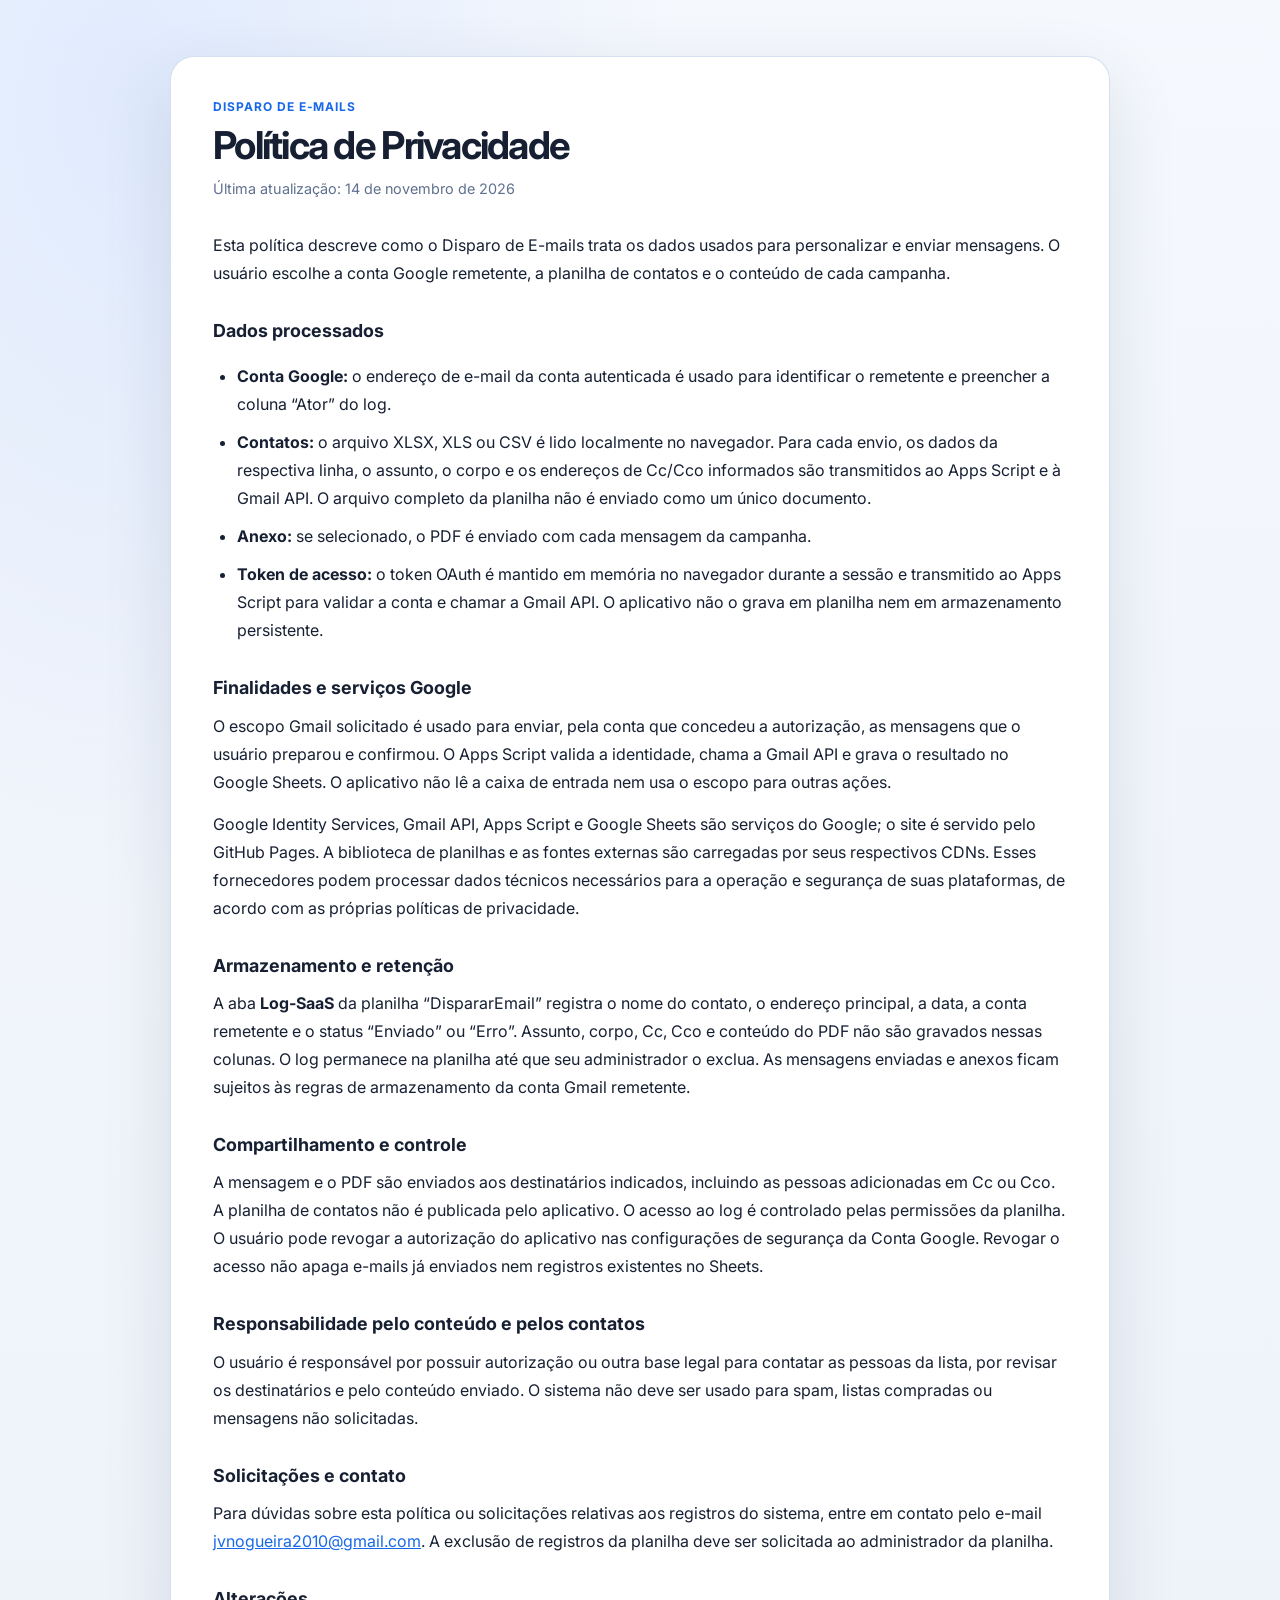
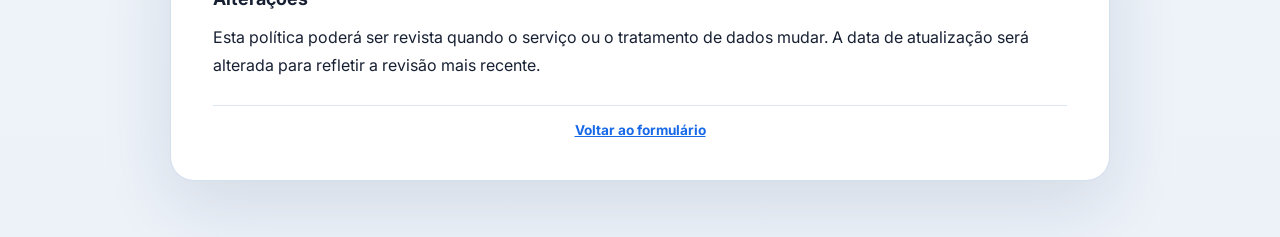
<file: privacidade.html>
<!DOCTYPE html>
<html lang="pt-BR">
  <head>
    <meta charset="UTF-8" />
    <meta name="viewport" content="width=device-width, initial-scale=1.0" />
    <meta name="description" content="Política de Privacidade do Disparo de E-mails." />
    <title>Política de Privacidade | Disparo de E-mails</title>
    <link rel="preconnect" href="https://fonts.googleapis.com" />
    <link rel="preconnect" href="https://fonts.gstatic.com" crossorigin />
    <link href="https://fonts.googleapis.com/css2?family=Inter:wght@400;500;600;700&display=swap" rel="stylesheet" />
    <link rel="stylesheet" href="styles.css?v=3" />
  </head>
  <body>
    <main class="container">
      <article class="card privacy-card">
        <header class="header">
          <p class="eyebrow">Disparo de E-mails</p>
          <h1>Política de Privacidade</h1>
          <p class="privacy-updated">Última atualização: 14 de novembro de 2026</p>
        </header>

        <div class="privacy-content">
          <p>
            Esta política descreve como o Disparo de E-mails trata os dados usados para
            personalizar e enviar mensagens. O usuário escolhe a conta Google remetente,
            a planilha de contatos e o conteúdo de cada campanha.
          </p>

          <h2>Dados processados</h2>
          <ul>
            <li>
              <strong>Conta Google:</strong> o endereço de e-mail da conta autenticada
              é usado para identificar o remetente e preencher a coluna “Ator” do log.
            </li>
            <li>
              <strong>Contatos:</strong> o arquivo XLSX, XLS ou CSV é lido localmente
              no navegador. Para cada envio, os dados da respectiva linha, o assunto,
              o corpo e os endereços de Cc/Cco informados são transmitidos ao Apps Script
              e à Gmail API. O arquivo completo da planilha não é enviado como um único
              documento.
            </li>
            <li>
              <strong>Anexo:</strong> se selecionado, o PDF é enviado com cada mensagem
              da campanha.
            </li>
            <li>
              <strong>Token de acesso:</strong> o token OAuth é mantido em memória no
              navegador durante a sessão e transmitido ao Apps Script para validar a
              conta e chamar a Gmail API. O aplicativo não o grava em planilha nem em
              armazenamento persistente.
            </li>
          </ul>

          <h2>Finalidades e serviços Google</h2>
          <p>
            O escopo Gmail solicitado é usado para enviar, pela conta que concedeu a
            autorização, as mensagens que o usuário preparou e confirmou. O Apps Script
            valida a identidade, chama a Gmail API e grava o resultado no Google Sheets.
            O aplicativo não lê a caixa de entrada nem usa o escopo para outras ações.
          </p>
          <p>
            Google Identity Services, Gmail API, Apps Script e Google Sheets são
            serviços do Google; o site é servido pelo GitHub Pages. A biblioteca de
            planilhas e as fontes externas são carregadas por seus respectivos CDNs.
            Esses fornecedores podem processar dados técnicos necessários para a
            operação e segurança de suas plataformas, de acordo com as próprias
            políticas de privacidade.
          </p>

          <h2>Armazenamento e retenção</h2>
          <p>
            A aba <strong>Log-SaaS</strong> da planilha “DispararEmail” registra o nome do
            contato, o endereço principal, a data, a conta remetente e o status
            “Enviado” ou “Erro”. Assunto, corpo, Cc, Cco e conteúdo do PDF não são
            gravados nessas colunas. O log permanece na planilha até que seu
            administrador o exclua. As mensagens enviadas e anexos ficam sujeitos às
            regras de armazenamento da conta Gmail remetente.
          </p>

          <h2>Compartilhamento e controle</h2>
          <p>
            A mensagem e o PDF são enviados aos destinatários indicados, incluindo as
            pessoas adicionadas em Cc ou Cco. A planilha de contatos não é publicada
            pelo aplicativo. O acesso ao log é controlado pelas permissões da planilha.
            O usuário pode revogar a autorização do aplicativo nas configurações de
            segurança da Conta Google. Revogar o acesso não apaga e-mails já enviados
            nem registros existentes no Sheets.
          </p>

          <h2>Responsabilidade pelo conteúdo e pelos contatos</h2>
          <p>
            O usuário é responsável por possuir autorização ou outra base legal para
            contatar as pessoas da lista, por revisar os destinatários e pelo conteúdo
            enviado. O sistema não deve ser usado para spam, listas compradas ou
            mensagens não solicitadas.
          </p>

          <h2>Solicitações e contato</h2>
          <p>
            Para dúvidas sobre esta política ou solicitações relativas aos registros
            do sistema, entre em contato pelo e-mail
            <a href="mailto:jvnogueira2010@gmail.com">jvnogueira2010@gmail.com</a>.
            A exclusão de registros da planilha deve ser solicitada ao administrador
            da planilha.
          </p>

          <h2>Alterações</h2>
          <p>
            Esta política poderá ser revista quando o serviço ou o tratamento de dados
            mudar. A data de atualização será alterada para refletir a revisão mais
            recente.
          </p>
        </div>

        <footer class="site-footer">
          <a href="./">Voltar ao formulário</a>
        </footer>
      </article>
    </main>
  </body>
</html>
</file>
<file: styles.css>
:root {
  color-scheme: light;
  --bg: #f2f5fb;
  --card: #fff;
  --border: #dfe6f4;
  --text: #172033;
  --muted: #60708f;
  --primary: #1f6feb;
  --primary-dark: #1859c7;
  --success: #14805b;
  --danger: #c43e49;
  --shadow: 0 20px 45px rgba(17, 24, 39, 0.08);
}

* { box-sizing: border-box; }

body {
  min-width: 320px;
  min-height: 100vh;
  margin: 0;
  background: linear-gradient(180deg, #edf3ff 0%, var(--bg) 100%);
  color: var(--text);
  font-family: Inter, sans-serif;
}

[hidden] { display: none !important; }

.container {
  display: grid;
  min-height: 100vh;
  place-items: center;
  padding: 32px 20px;
}

.card {
  width: min(100%, 900px);
  padding: 32px;
  border: 1px solid var(--border);
  border-radius: 20px;
  background: var(--card);
  box-shadow: var(--shadow);
}

.auth-panel {
  display: flex;
  align-items: center;
  justify-content: space-between;
  gap: 16px;
  margin-bottom: 30px;
  padding: 16px 18px;
  border: 1px solid var(--border);
  border-radius: 14px;
  background: #f9fbff;
}

.auth-details { display: grid; gap: 5px; }
.auth-details strong { font-size: .95rem; }
.auth-details span, .intro, .help-text { color: var(--muted); }
.auth-details span { font-size: .88rem; }
.auth-actions { display: flex; align-items: center; gap: 10px; }

.header { margin-bottom: 30px; }
.eyebrow {
  margin: 0 0 8px;
  color: var(--primary);
  font-size: .75rem;
  font-weight: 700;
  letter-spacing: .08em;
  text-transform: uppercase;
}

h1 { margin: 0; font-size: clamp(1.8rem, 3vw, 2.5rem); }
.intro { margin: 10px 0 0; }

form { display: grid; gap: 26px; }
.field-group { display: grid; gap: 14px; }
.field-group h2 { margin: 0; font-size: 1.08rem; }

label { display: grid; gap: 9px; font-weight: 600; }
label > span { font-size: .95rem; }

input[type="text"], input:not([type]), textarea {
  width: 100%;
  padding: 13px 15px;
  border: 1px solid var(--border);
  border-radius: 11px;
  background: #f9fbff;
  color: var(--text);
  font: inherit;
  transition: border-color .2s ease, box-shadow .2s ease;
}

textarea { min-height: 190px; resize: vertical; line-height: 1.6; }
input:focus, textarea:focus { outline: none; border-color: var(--primary); box-shadow: 0 0 0 4px rgba(31, 111, 235, .12); }

.upload-box {
  display: grid;
  justify-items: center;
  gap: 8px;
  padding: 28px 18px;
  border: 1.5px dashed #9fb6da;
  border-radius: 14px;
  background: #f7faff;
  color: var(--text);
  text-align: center;
  cursor: pointer;
  transition: border-color .2s ease, background .2s ease;
}

.upload-box:hover { border-color: var(--primary); background: #eff5ff; }
.upload-box > span:not(.upload-icon):not(.file-name) { color: var(--muted); font-size: .88rem; font-weight: 400; }
.upload-icon {
  display: grid;
  width: 38px;
  height: 38px;
  place-items: center;
  border-radius: 50%;
  background: #e4edff;
  color: var(--primary);
  font-size: 1.4rem;
}
.file-name { color: var(--primary); font-size: .88rem; overflow-wrap: anywhere; }
.help-text { margin: 0; font-size: .85rem; font-weight: 400; line-height: 1.5; }

.contacts-summary {
  padding: 12px 14px;
  border: 1px solid var(--border);
  border-radius: 10px;
  background: #f9fbff;
  font-size: .92rem;
  font-weight: 600;
}

.table-wrap { overflow-x: auto; }
table { width: 100%; border-collapse: collapse; font-size: .9rem; }
th, td { padding: 10px 12px; border-bottom: 1px solid var(--border); text-align: left; }
th { background: #f4f7fc; color: var(--muted); font-size: .8rem; }
td { overflow-wrap: anywhere; }
.table-wrap .help-text { margin-top: 8px; }

.attachment-selected { display: flex; align-items: center; justify-content: space-between; gap: 12px; margin-top: 10px; padding: 8px 10px 8px 12px; border: 1px solid var(--border); border-radius: 10px; background: #f9fbff; }
.attachment-selected[hidden] { display: none; }
.attachment-name { min-width: 0; color: var(--text); font-size: .88rem; overflow-wrap: anywhere; }
.remove-attachment { flex: 0 0 auto; width: 34px; height: 34px; padding: 0; border-radius: 50%; background: #fcebed; color: var(--danger); font-size: 1.35rem; line-height: 1; }
.remove-attachment:hover:not(:disabled) { background: #f8d9dd; }

.progress-panel {
  display: grid;
  gap: 12px;
  padding: 16px;
  border: 1px solid var(--border);
  border-radius: 13px;
  background: #f9fbff;
}
.progress-heading { display: flex; justify-content: space-between; gap: 12px; }
.progress-heading span { color: var(--muted); font-variant-numeric: tabular-nums; }
progress { width: 100%; height: 12px; overflow: hidden; border: 0; border-radius: 99px; appearance: none; }
progress::-webkit-progress-bar { border-radius: 99px; background: #e3eaf5; }
progress::-webkit-progress-value { border-radius: 99px; background: var(--primary); transition: width .2s ease; }
progress::-moz-progress-bar { border-radius: 99px; background: var(--primary); }

.actions { display: flex; align-items: center; justify-content: space-between; gap: 12px; flex-wrap: wrap; }
button {
  padding: 12px 18px;
  border: 0;
  border-radius: 11px;
  font: inherit;
  font-weight: 700;
  cursor: pointer;
  transition: background .2s ease, transform .15s ease, opacity .2s ease;
}
button:hover:not(:disabled) { transform: translateY(-1px); }
button:disabled { cursor: not-allowed; opacity: .55; }
button.primary { background: var(--primary); color: #fff; }
button.primary:hover:not(:disabled) { background: var(--primary-dark); }
button.secondary { background: #eaf1ff; color: var(--primary); }
button.secondary:hover:not(:disabled) { background: #dbe8fe; }
.google-button { border: 1px solid var(--border); background: #fff; color: var(--text); }
.google-button:hover { background: #f1f5fb; }

.status { display: none; margin-top: 18px; padding: 12px 14px; border-radius: 10px; font-weight: 600; line-height: 1.5; }
.status.success { display: block; border: 1px solid rgba(20, 128, 91, .2); background: rgba(20, 128, 91, .08); color: var(--success); }
.status.error { display: block; border: 1px solid rgba(196, 62, 73, .2); background: rgba(196, 62, 73, .08); color: var(--danger); }
.site-footer { margin-top: 26px; padding-top: 16px; border-top: 1px solid var(--border); color: var(--muted); font-size: .85rem; text-align: center; }
.visually-hidden { position: absolute; width: 1px; height: 1px; padding: 0; margin: -1px; overflow: hidden; clip: rect(0, 0, 0, 0); white-space: nowrap; border: 0; }

@media (max-width: 640px) {
  .container { padding: 16px 12px; }
  .card { padding: 22px 18px; border-radius: 16px; }
  .auth-panel { align-items: flex-start; flex-direction: column; }
  .actions { align-items: stretch; flex-direction: column-reverse; }
  .actions button { width: 100%; }
}

/* Polimento da interface, prévia, tags e notificações do lote. */
:root {
  --bg: #eef3fb;
  --border: #dce5f2;
  --primary: #1769e8;
  --primary-dark: #1056c4;
  --shadow: 0 24px 70px rgba(27, 49, 82, .12);
}

body {
  background:
    radial-gradient(ellipse at 10% 5%, rgba(83, 145, 255, .13), transparent 34rem),
    linear-gradient(180deg, #f5f8fd 0%, #edf2f9 100%);
}

.card {
  width: min(100%, 940px);
  border-color: rgba(209, 221, 238, .9);
  border-radius: 24px;
  padding: clamp(22px, 4vw, 42px);
}

.auth-panel {
  border-color: #e3eaf4;
  background: linear-gradient(120deg, #f8fbff, #f5f8fd);
}

.header { margin-bottom: 34px; }
h1 { letter-spacing: -.045em; }
.intro { max-width: 680px; line-height: 1.65; }

form { gap: 22px; }
.field-group {
  gap: 16px;
  padding: 22px;
  border: 1px solid #e8edf5;
  border-radius: 16px;
  background: #fff;
}
.field-group h2 { letter-spacing: -.02em; }
label > span { font-size: .9rem; }

input[type="text"], input:not([type]), textarea {
  border-color: #dce4ef;
  background: #fbfcfe;
}
textarea { min-height: 260px; }

.upload-box {
  min-height: 150px;
  border-color: #b7c9e5;
  background: linear-gradient(135deg, #f7faff, #fbfdff);
}

.contacts-summary { border-color: #e2e9f3; background: #f8fafd; }
.progress-panel { border-color: #dfe8f5; }
.progress-panel:not([hidden]) { animation: rise-in .25s ease both; }
.actions-right { display: flex; justify-content: flex-end; gap: 10px; flex-wrap: wrap; }
.actions { margin-top: 2px; }
button { letter-spacing: -.01em; }
button.primary { box-shadow: 0 7px 16px rgba(23, 105, 232, .18); }
button:focus-visible, a:focus-visible {
  outline: 3px solid rgba(23, 105, 232, .35);
  outline-offset: 3px;
}

.message-tools { display: flex; flex-wrap: wrap; gap: 10px; }
.text-button {
  justify-self: start;
  padding: 4px 0;
  background: transparent;
  color: var(--primary);
  font-size: .9rem;
}
.text-button:hover:not(:disabled) { transform: none; text-decoration: underline; }
.copies-panel, .tags-panel {
  display: grid;
  gap: 14px;
  padding: 16px;
  border: 1px solid var(--border);
  border-radius: 12px;
  background: #f8fafd;
}
.copies-panel[hidden], .tags-panel[hidden] { display: none; }
.tags-panel h3 { margin: 0; font-size: .95rem; }
.tags-list { display: grid; gap: 8px; margin: 0; padding: 0; list-style: none; }
.tags-list li { display: flex; flex-wrap: wrap; gap: 5px; line-height: 1.5; }
.tags-list code { color: #174e9c; font-weight: 700; }

.modal-overlay {
  position: fixed;
  z-index: 20;
  inset: 0;
  display: grid;
  place-items: center;
  padding: 18px;
  background: rgba(15, 27, 47, .55);
  backdrop-filter: blur(5px);
  opacity: 0;
  visibility: hidden;
  transition: opacity .2s ease, visibility .2s ease;
}
.modal-overlay.active { opacity: 1; visibility: visible; }
.modal-card {
  display: flex;
  width: min(100%, 720px);
  max-height: min(88vh, 850px);
  flex-direction: column;
  overflow: hidden;
  border: 1px solid rgba(255,255,255,.55);
  border-radius: 18px;
  background: #fff;
  box-shadow: 0 28px 80px rgba(0,0,0,.26);
  transform: translateY(10px) scale(.99);
  transition: transform .2s ease;
}
.modal-overlay.active .modal-card { transform: translateY(0) scale(1); }
.modal-header {
  display: flex;
  align-items: center;
  justify-content: space-between;
  gap: 16px;
  padding: 20px 24px;
  border-bottom: 1px solid var(--border);
}
.modal-header h2 { margin: 0; font-size: 1.2rem; }
.modal-header .eyebrow { margin-bottom: 4px; }
.modal-close-btn {
  padding: 3px 9px;
  background: transparent;
  color: var(--muted);
  font-size: 1.7rem;
}
.modal-email-meta {
  display: grid;
  gap: 9px;
  padding: 17px 24px;
  border-bottom: 1px solid var(--border);
  background: #f8fafd;
}
.meta-row { display: flex; gap: 8px; line-height: 1.5; }
.meta-label { width: 68px; flex: 0 0 68px; color: var(--muted); font-weight: 700; }
.meta-value { overflow-wrap: anywhere; }
.modal-email-body {
  min-height: 150px;
  padding: 24px;
  overflow: auto;
  color: var(--text);
  line-height: 1.7;
  white-space: pre-wrap;
}
.modal-actions {
  display: flex;
  justify-content: flex-end;
  gap: 10px;
  padding: 16px 24px;
  border-top: 1px solid var(--border);
  background: #fbfcfe;
}

.toast {
  position: fixed;
  z-index: 30;
  right: max(20px, env(safe-area-inset-right));
  bottom: max(20px, env(safe-area-inset-bottom));
  width: min(460px, calc(100vw - 32px));
  padding: 16px 18px;
  border: 1px solid #cfe7dc;
  border-radius: 14px;
  background: #f3fbf7;
  color: #176746;
  box-shadow: 0 16px 45px rgba(18, 38, 63, .18);
  font-size: .93rem;
  font-weight: 600;
  line-height: 1.55;
  animation: rise-in .22s ease both;
}
.toast.warning { border-color: #f2d9a1; background: #fff9eb; color: #80540a; }
.toast.error { border-color: #f0c4c7; background: #fff5f5; color: #a42e38; }
.site-footer {
  display: flex;
  justify-content: center;
  gap: 12px 20px;
  flex-wrap: wrap;
}
.site-footer a { color: var(--primary); font-weight: 700; }
.privacy-card { margin: 24px 0; }
.privacy-updated { margin-top: 12px; color: var(--muted); font-size: .9rem; }
.privacy-content { color: var(--text); line-height: 1.75; }
.privacy-content h2 { margin: 28px 0 8px; font-size: 1.12rem; }
.privacy-content p { margin: 0 0 14px; }
.privacy-content ul { padding-left: 24px; }
.privacy-content li { margin-bottom: 10px; }
.privacy-content a { color: var(--primary); }

@keyframes rise-in {
  from { opacity: 0; transform: translateY(7px); }
  to { opacity: 1; transform: translateY(0); }
}

@media (max-width: 640px) {
  .field-group { padding: 17px; }
  .actions-right { width: 100%; flex-direction: column; }
  .message-tools > button { flex: 1 1 100%; }
  .modal-actions { flex-direction: column-reverse; padding: 14px 18px; }
  .modal-actions button { width: 100%; }
  .modal-header, .modal-email-meta, .modal-email-body { padding-left: 18px; padding-right: 18px; }
}

.template-download {
  justify-self: start;
  min-height: 44px;
  display: inline-flex;
  align-items: center;
  color: var(--primary);
  font-size: .9rem;
  font-weight: 600;
  text-decoration: none;
}
.template-download:hover { text-decoration: underline; }
.contacts-summary-row {
  display: flex;
  align-items: center;
  gap: 12px;
}
.contacts-summary-row .contacts-summary { flex: 1; min-width: 0; }
.contacts-summary-row button { flex: 0 0 auto; min-height: 44px; }
.variable-chips {
  display: flex;
  flex-wrap: wrap;
  gap: 8px;
}
.variable-chip {
  min-height: 36px;
  padding: 7px 12px;
  border: 1px solid #d5e3fa;
  border-radius: 999px;
  background: #f1f6ff;
  color: #174e9c;
  font-size: .85rem;
  font-weight: 600;
}
.variable-chip:hover:not(:disabled) { background: #e4eeff; }
.attachment-upload-box {
  min-height: 112px;
  padding: 17px;
}
.attachment-icon {
  width: 42px;
  border-radius: 12px;
  font-size: .73rem;
  font-weight: 700;
}
.attachment-upload-box:focus-within {
  outline: 3px solid rgba(23, 105, 232, .25);
  outline-offset: 3px;
}
.attachment-details {
  display: grid;
  min-width: 0;
  gap: 3px;
}
.attachment-size { color: var(--muted); font-size: .8rem; }
.spreadsheet-modal-card { width: min(100%, 900px); min-width: 0; }
.spreadsheet-preview-content {
  display: grid;
  grid-template-columns: minmax(0, 1fr);
  gap: 10px;
  min-height: 0;
  min-width: 0;
  padding: 18px 24px 22px;
  overflow: auto;
}
.spreadsheet-preview-content .table-wrap {
  max-width: 100%;
  min-width: 0;
  overflow: auto;
}
.spreadsheet-preview-content table { min-width: 100%; }
.spreadsheet-preview-content th,
.spreadsheet-preview-content td { min-width: 100px; max-width: 260px; overflow-wrap: anywhere; }
button { min-height: 44px; }
.modal-close-btn { min-width: 44px; }
input[type="text"], input:not([type]) { min-height: 44px; }

@media (max-width: 640px) {
  .container { padding: 12px 10px; }
  .card { padding: 18px 14px; }
  .field-group { min-width: 0; padding: 15px 13px; }
  .auth-panel { padding: 14px; }
  .auth-details, .auth-details span { min-width: 0; overflow-wrap: anywhere; }
  .auth-actions, .auth-actions button { width: 100%; }
  .contacts-summary-row { align-items: stretch; flex-direction: column; }
  .contacts-summary-row button { width: 100%; }
  .actions-right { align-items: stretch; }
  .actions-right button { width: 100%; }
  .variable-chip { min-height: 40px; }
  .spreadsheet-preview-content { padding: 14px 16px 18px; }
  .spreadsheet-preview-content th,
  .spreadsheet-preview-content td { min-width: 120px; }
  .modal-overlay { padding: 10px; }
  .modal-card { max-height: 92vh; }
  .modal-header { padding: 16px; }
}

@media (max-width: 380px) {
  h1 { font-size: 1.65rem; }
  .card { padding: 16px 11px; }
  .field-group { padding: 13px 10px; }
  .modal-header h2 { font-size: 1.05rem; }
}
</file>
